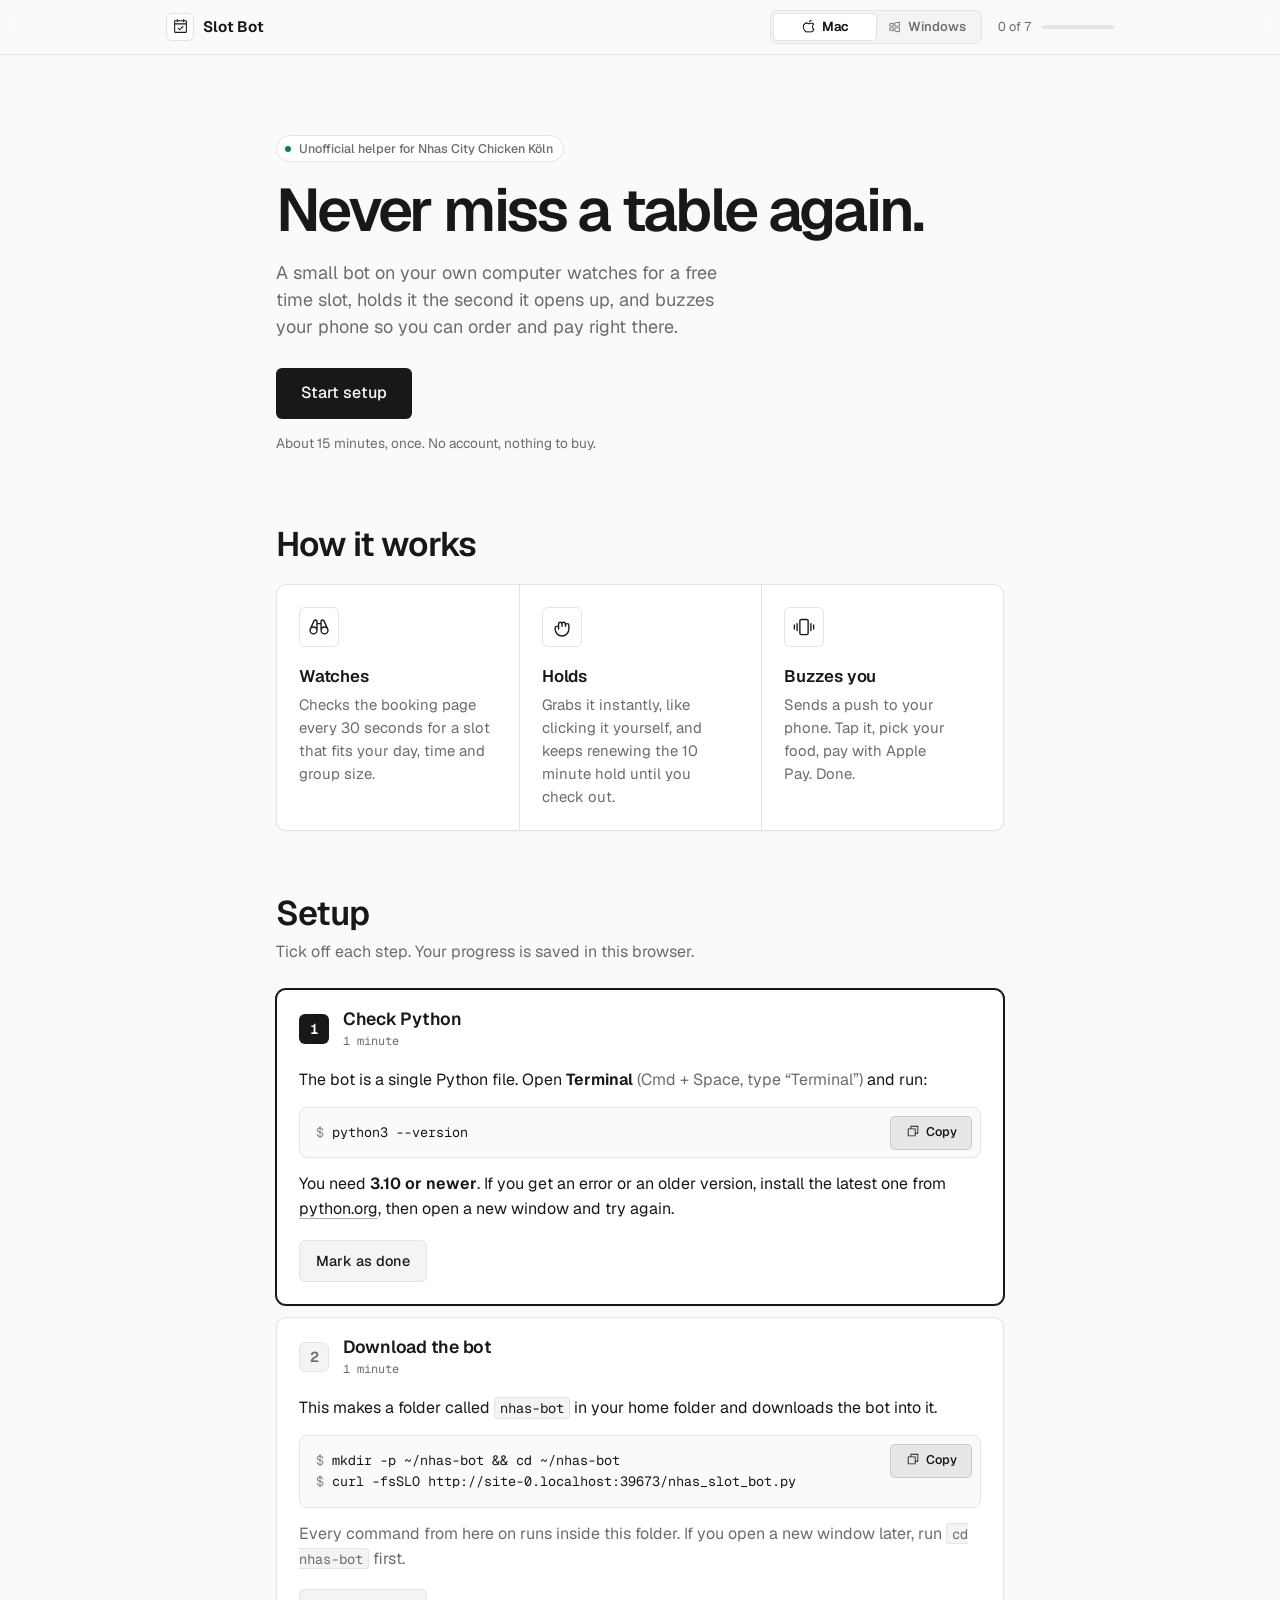
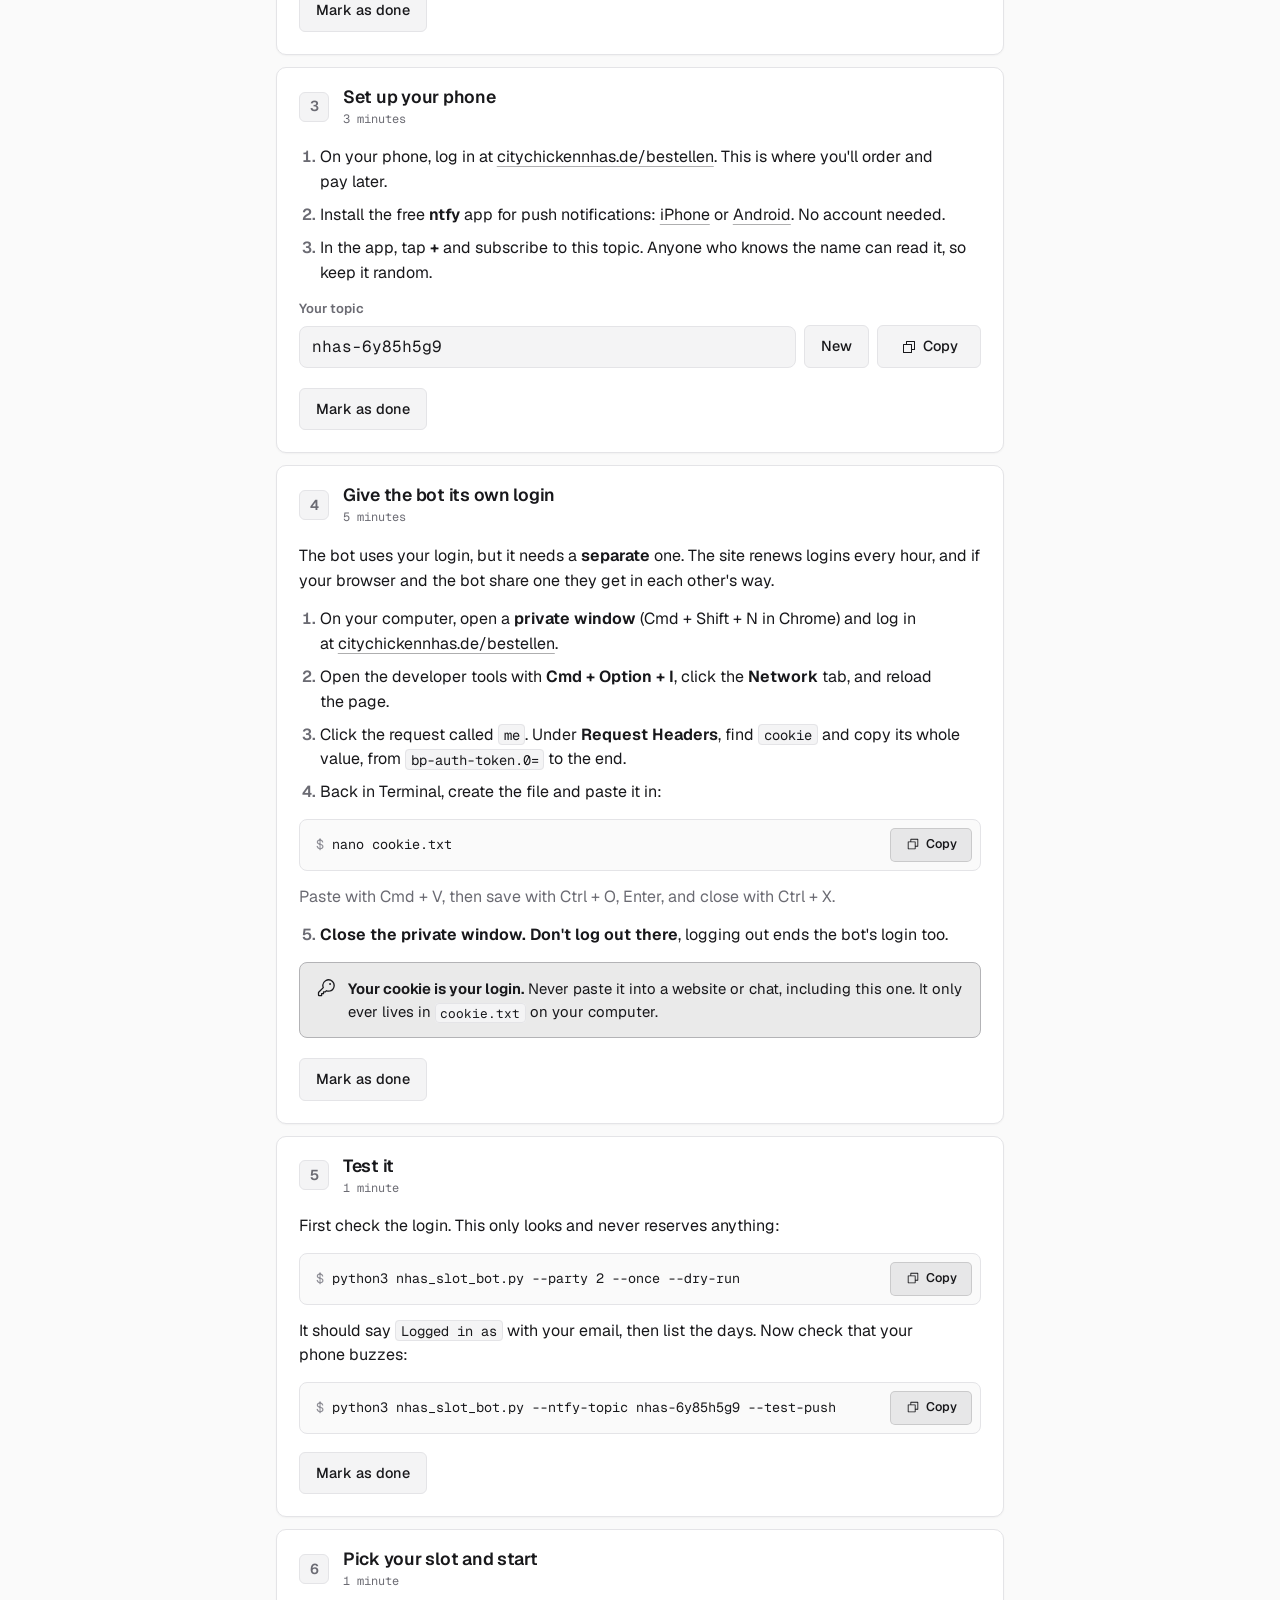
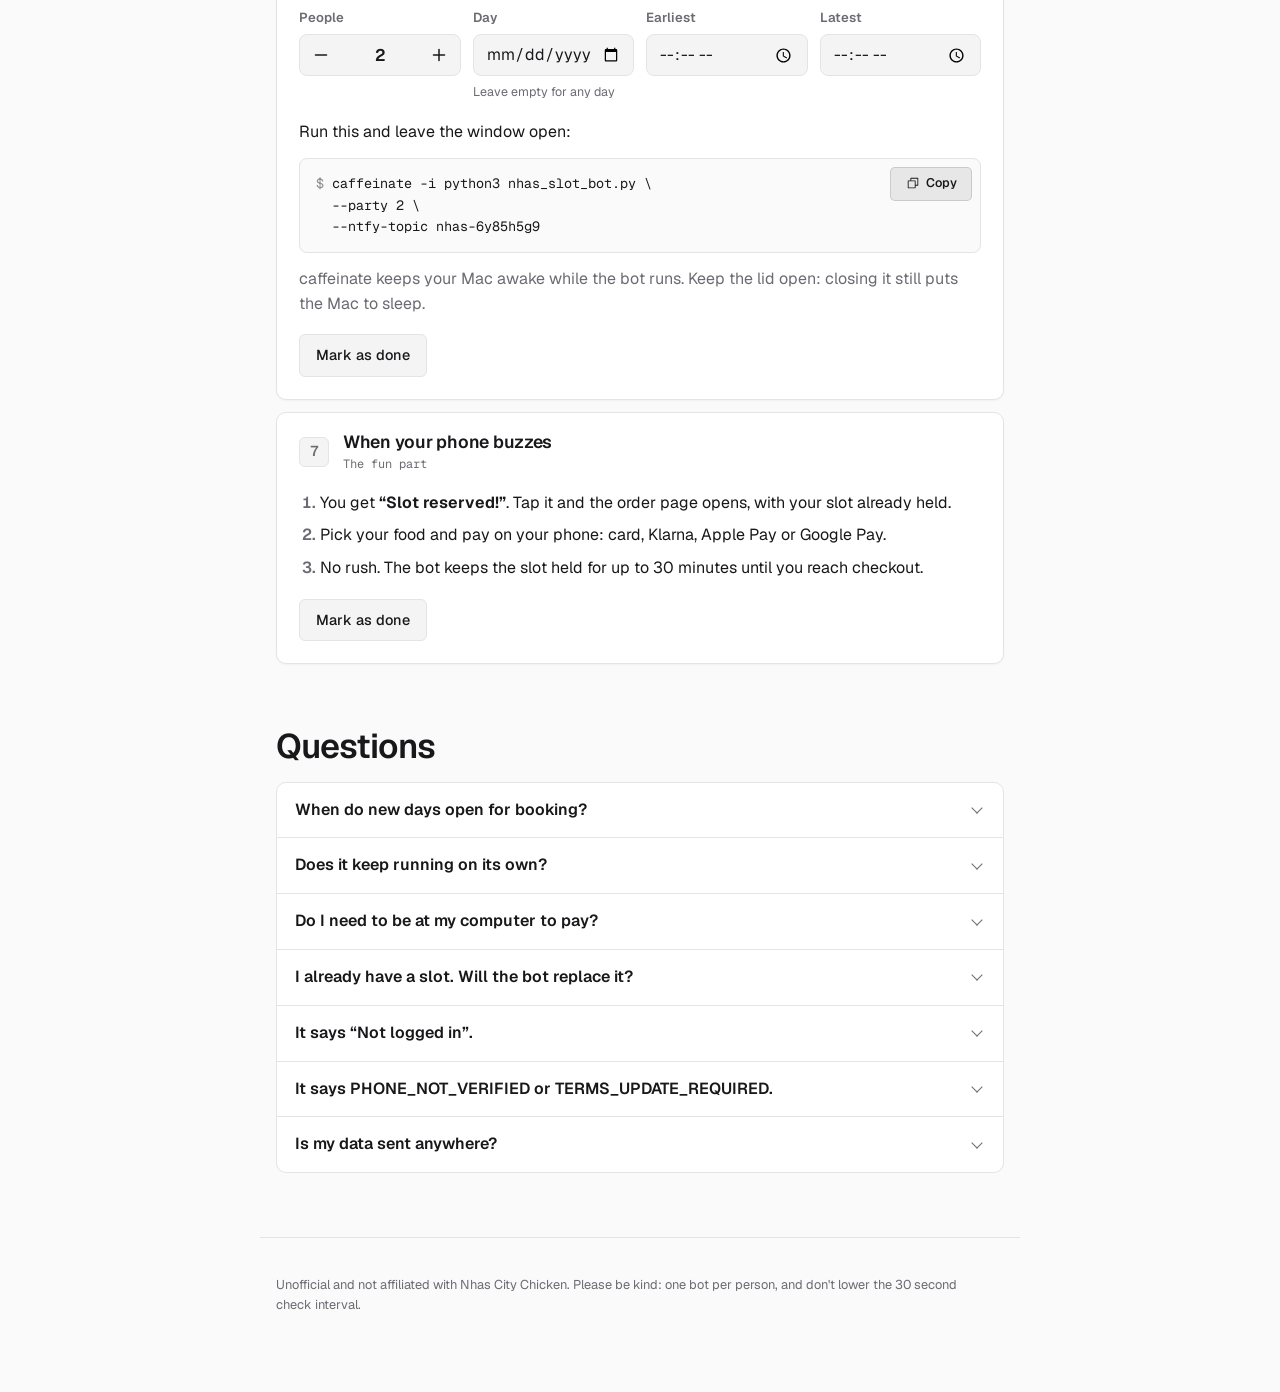
<file: web/index.html>
<!doctype html>
<html lang="en">
<head>
  <meta charset="utf-8">
  <meta name="viewport" content="width=device-width, initial-scale=1, viewport-fit=cover">
  <title>Slot Bot for Nhas Köln</title>
  <meta name="description" content="Set up a small bot on your own computer that watches Nhas City Chicken Köln for a free table and holds it for you.">
  <meta name="theme-color" content="#fafafa" media="(prefers-color-scheme: light)">
  <meta name="theme-color" content="#0a0a0a" media="(prefers-color-scheme: dark)">
  <link rel="icon" href="data:image/svg+xml,<svg xmlns='http://www.w3.org/2000/svg' viewBox='0 0 100 100'><text y='.9em' font-size='90'>🍗</text></svg>">
  <link rel="preload" href="fonts/Geist-Variable.woff2" as="font" type="font/woff2" crossorigin>
  <link rel="stylesheet" href="styles.css">
</head>
<body>
  <!-- Icons: Phosphor (MIT), https://phosphoricons.com -->
  <svg aria-hidden="true" style="display: none">
    <symbol id="i-apple-logo" viewBox="0 0 256 256"><path d="M223.3,169.59a8.07,8.07,0,0,0-2.8-3.4C203.53,154.53,200,134.64,200,120c0-17.67,13.47-33.06,21.5-40.67a8,8,0,0,0,0-11.62C208.82,55.74,187.82,48,168,48a72.2,72.2,0,0,0-40,12.13,71.56,71.56,0,0,0-90.71,9.09A74.63,74.63,0,0,0,16,123.4a127.06,127.06,0,0,0,40.14,89.73A39.8,39.8,0,0,0,83.59,224h87.68a39.84,39.84,0,0,0,29.12-12.57,125,125,0,0,0,17.82-24.6C225.23,174,224.33,172,223.3,169.59Zm-34.63,30.94a23.76,23.76,0,0,1-17.4,7.47H83.59a23.82,23.82,0,0,1-16.44-6.51A111.14,111.14,0,0,1,32,123,58.5,58.5,0,0,1,48.65,80.47,54.81,54.81,0,0,1,88,64h.78A55.45,55.45,0,0,1,123,76.28a8,8,0,0,0,10,0A55.44,55.44,0,0,1,168,64a70.64,70.64,0,0,1,36,10.35c-13,14.52-20,30.47-20,45.65,0,23.77,7.64,42.73,22.18,55.3A105.82,105.82,0,0,1,188.67,200.53ZM128.23,30A40,40,0,0,1,167,0h1a8,8,0,0,1,0,16h-1a24,24,0,0,0-23.24,18,8,8,0,1,1-15.5-4Z"/></symbol>
    <symbol id="i-binoculars" viewBox="0 0 256 256"><path d="M237.2,151.87v0a47.1,47.1,0,0,0-2.35-5.45L193.26,51.8a7.82,7.82,0,0,0-1.66-2.44,32,32,0,0,0-45.26,0A8,8,0,0,0,144,55V80H112V55a8,8,0,0,0-2.34-5.66,32,32,0,0,0-45.26,0,7.82,7.82,0,0,0-1.66,2.44L21.15,146.4a47.1,47.1,0,0,0-2.35,5.45v0A48,48,0,1,0,112,168V96h32v72a48,48,0,1,0,93.2-16.13ZM76.71,59.75a16,16,0,0,1,19.29-1v73.51a47.9,47.9,0,0,0-46.79-9.92ZM64,200a32,32,0,1,1,32-32A32,32,0,0,1,64,200ZM160,58.74a16,16,0,0,1,19.29,1l27.5,62.58A47.9,47.9,0,0,0,160,132.25ZM192,200a32,32,0,1,1,32-32A32,32,0,0,1,192,200Z"/></symbol>
    <symbol id="i-calendar-check" viewBox="0 0 256 256"><path d="M208,32H184V24a8,8,0,0,0-16,0v8H88V24a8,8,0,0,0-16,0v8H48A16,16,0,0,0,32,48V208a16,16,0,0,0,16,16H208a16,16,0,0,0,16-16V48A16,16,0,0,0,208,32ZM72,48v8a8,8,0,0,0,16,0V48h80v8a8,8,0,0,0,16,0V48h24V80H48V48ZM208,208H48V96H208V208Zm-38.34-85.66a8,8,0,0,1,0,11.32l-48,48a8,8,0,0,1-11.32,0l-24-24a8,8,0,0,1,11.32-11.32L116,164.69l42.34-42.35A8,8,0,0,1,169.66,122.34Z"/></symbol>
    <symbol id="i-check" viewBox="0 0 256 256"><path d="M232.49,80.49l-128,128a12,12,0,0,1-17,0l-56-56a12,12,0,1,1,17-17L96,183,215.51,63.51a12,12,0,0,1,17,17Z"/></symbol>
    <symbol id="i-confetti" viewBox="0 0 256 256"><path d="M111.49,52.63a15.8,15.8,0,0,0-26,5.77L33,202.78A15.83,15.83,0,0,0,47.76,224a16,16,0,0,0,5.46-1l144.37-52.5a15.8,15.8,0,0,0,5.78-26Zm-8.33,135.21-35-35,13.16-36.21,58.05,58.05Zm-55,20,14-38.41,24.45,24.45ZM156,168.64,87.36,100l13-35.87,91.43,91.43ZM160,72a37.8,37.8,0,0,1,3.84-15.58C169.14,45.83,179.14,40,192,40c6.7,0,11-2.29,13.65-7.21A22,22,0,0,0,208,23.94,8,8,0,0,1,224,24c0,12.86-8.52,32-32,32-6.7,0-11,2.29-13.65,7.21A22,22,0,0,0,176,72.06,8,8,0,0,1,160,72ZM136,40V16a8,8,0,0,1,16,0V40a8,8,0,0,1-16,0Zm101.66,82.34a8,8,0,1,1-11.32,11.31l-16-16a8,8,0,0,1,11.32-11.32Zm4.87-42.75-24,8a8,8,0,0,1-5.06-15.18l24-8a8,8,0,0,1,5.06,15.18Z"/></symbol>
    <symbol id="i-copy" viewBox="0 0 256 256"><path d="M216,32H88a8,8,0,0,0-8,8V80H40a8,8,0,0,0-8,8V216a8,8,0,0,0,8,8H168a8,8,0,0,0,8-8V176h40a8,8,0,0,0,8-8V40A8,8,0,0,0,216,32ZM160,208H48V96H160Zm48-48H176V88a8,8,0,0,0-8-8H96V48H208Z"/></symbol>
    <symbol id="i-hand-grabbing" viewBox="0 0 256 256"><path d="M188,80a27.79,27.79,0,0,0-13.36,3.4,28,28,0,0,0-46.64-11A28,28,0,0,0,80,92v20H68a28,28,0,0,0-28,28v12a88,88,0,0,0,176,0V108A28,28,0,0,0,188,80Zm12,72a72,72,0,0,1-144,0V140a12,12,0,0,1,12-12H80v24a8,8,0,0,0,16,0V92a12,12,0,0,1,24,0v28a8,8,0,0,0,16,0V92a12,12,0,0,1,24,0v28a8,8,0,0,0,16,0V108a12,12,0,0,1,24,0Z"/></symbol>
    <symbol id="i-key" viewBox="0 0 256 256"><path d="M216.57,39.43A80,80,0,0,0,83.91,120.78L28.69,176A15.86,15.86,0,0,0,24,187.31V216a16,16,0,0,0,16,16H72a8,8,0,0,0,8-8V208H96a8,8,0,0,0,8-8V184h16a8,8,0,0,0,5.66-2.34l9.56-9.57A79.73,79.73,0,0,0,160,176h.1A80,80,0,0,0,216.57,39.43ZM224,98.1c-1.09,34.09-29.75,61.86-63.89,61.9H160a63.7,63.7,0,0,1-23.65-4.51,8,8,0,0,0-8.84,1.68L116.69,168H96a8,8,0,0,0-8,8v16H72a8,8,0,0,0-8,8v16H40V187.31l58.83-58.82a8,8,0,0,0,1.68-8.84A63.72,63.72,0,0,1,96,95.92c0-34.14,27.81-62.8,61.9-63.89A64,64,0,0,1,224,98.1ZM192,76a12,12,0,1,1-12-12A12,12,0,0,1,192,76Z"/></symbol>
    <symbol id="i-minus" viewBox="0 0 256 256"><path d="M228,128a12,12,0,0,1-12,12H40a12,12,0,0,1,0-24H216A12,12,0,0,1,228,128Z"/></symbol>
    <symbol id="i-plus" viewBox="0 0 256 256"><path d="M228,128a12,12,0,0,1-12,12H140v76a12,12,0,0,1-24,0V140H40a12,12,0,0,1,0-24h76V40a12,12,0,0,1,24,0v76h76A12,12,0,0,1,228,128Z"/></symbol>
    <symbol id="i-vibrate" viewBox="0 0 256 256"><path d="M160,32H96A24,24,0,0,0,72,56V200a24,24,0,0,0,24,24h64a24,24,0,0,0,24-24V56A24,24,0,0,0,160,32Zm8,168a8,8,0,0,1-8,8H96a8,8,0,0,1-8-8V56a8,8,0,0,1,8-8h64a8,8,0,0,1,8,8ZM216,88v80a8,8,0,0,1-16,0V88a8,8,0,0,1,16,0Zm32,16v48a8,8,0,0,1-16,0V104a8,8,0,0,1,16,0ZM56,88v80a8,8,0,0,1-16,0V88a8,8,0,0,1,16,0ZM24,104v48a8,8,0,0,1-16,0V104a8,8,0,0,1,16,0Z"/></symbol>
    <symbol id="i-windows-logo" viewBox="0 0 256 256"><path d="M208,136H128a8,8,0,0,0-8,8v57.45a8,8,0,0,0,6.57,7.88l80,14.54A7.61,7.61,0,0,0,208,224a8,8,0,0,0,8-8V144A8,8,0,0,0,208,136Zm-8,70.41-64-11.63V152h64ZM96,136H32a8,8,0,0,0-8,8v40a8,8,0,0,0,6.57,7.87l64,11.64a8.54,8.54,0,0,0,1.43.13,8,8,0,0,0,8-8V144A8,8,0,0,0,96,136Zm-8,50.05-48-8.73V152H88ZM213.13,33.86a8,8,0,0,0-6.56-1.73l-80,14.55A8,8,0,0,0,120,54.55V112a8,8,0,0,0,8,8h80a8,8,0,0,0,8-8V40A8,8,0,0,0,213.13,33.86ZM200,104H136V61.22l64-11.63ZM101.13,54.22a8,8,0,0,0-6.56-1.73l-64,11.64A8,8,0,0,0,24,72v40a8,8,0,0,0,8,8H96a8,8,0,0,0,8-8V60.36A8,8,0,0,0,101.13,54.22ZM88,104H40V78.68L88,70Z"/></symbol>
  </svg>

  <header class="nav">
    <div class="nav-inner">
      <a class="brand" href="#top"><span class="brand-mark"><svg class="icon" aria-hidden="true"><use href="#i-calendar-check"></use></svg></span><span class="brand-name">Slot Bot</span></a>
      <div class="segmented" role="radiogroup" aria-label="Your computer">
        <span class="segmented-thumb" aria-hidden="true"></span>
        <button type="button" role="radio" data-os="mac" aria-checked="true"><svg class="icon" aria-hidden="true"><use href="#i-apple-logo"></use></svg>Mac</button>
        <button type="button" role="radio" data-os="win" aria-checked="false"><svg class="icon" aria-hidden="true"><use href="#i-windows-logo"></use></svg>Windows</button>
        <span class="segmented-labels" aria-hidden="true"><span><svg class="icon" aria-hidden="true"><use href="#i-apple-logo"></use></svg>Mac</span><span><svg class="icon" aria-hidden="true"><use href="#i-windows-logo"></use></svg>Windows</span></span>
      </div>
      <div class="progress" aria-live="polite">
        <span class="progress-label"><span id="done-count">0</span> of <span id="total-count">7</span></span>
        <span class="progress-track"><span class="progress-fill" id="progress-fill"></span></span>
      </div>
    </div>
  </header>

  <main id="top">
    <section class="hero">
      <p class="eyebrow">Unofficial helper for Nhas City Chicken Köln</p>
      <h1>Never miss a table again.</h1>
      <p class="lede">A small bot on your own computer watches for a free time slot, holds it the second it opens up, and buzzes your phone so you can order and pay right there.</p>
      <a class="button primary large" href="#step-1">Start setup</a>
      <p class="hint">About 15 minutes, once. No account, nothing to buy.</p>
    </section>

    <section class="how" aria-labelledby="how-title">
      <h2 id="how-title" class="section-title">How it works</h2>
      <div class="tiles">
        <article class="tile">
          <span class="tile-icon"><svg class="icon" aria-hidden="true"><use href="#i-binoculars"></use></svg></span>
          <h3>Watches</h3>
          <p>Checks the booking page every 30 seconds for a slot that fits your day, time and group size.</p>
        </article>
        <article class="tile">
          <span class="tile-icon"><svg class="icon" aria-hidden="true"><use href="#i-hand-grabbing"></use></svg></span>
          <h3>Holds</h3>
          <p>Grabs it instantly, like clicking it yourself, and keeps renewing the 10 minute hold until you check out.</p>
        </article>
        <article class="tile">
          <span class="tile-icon"><svg class="icon" aria-hidden="true"><use href="#i-vibrate"></use></svg></span>
          <h3>Buzzes you</h3>
          <p>Sends a push to your phone. Tap it, pick your food, pay with Apple Pay. Done.</p>
        </article>
      </div>
    </section>

    <section class="steps" aria-labelledby="steps-title">
      <h2 id="steps-title" class="section-title">Setup</h2>
      <p class="section-sub">Tick off each step. Your progress is saved in this browser.</p>

      <ol class="step-list">
        <!-- 1 -->
        <li class="step" id="step-1" data-step="1">
          <div class="step-head">
            <span class="badge" aria-hidden="true"><span class="num">1</span><svg class="check" aria-hidden="true"><use href="#i-check"></use></svg></span>
            <div class="step-title"><h3>Check Python</h3><p class="step-meta">1 minute</p></div>
          </div>
          <div class="step-body"><div class="step-inner">
            <p>The bot is a single Python file. Open <strong data-os-text="Terminal|PowerShell">Terminal</strong> <span class="muted" data-os-text="(Cmd + Space, type “Terminal”)|(Start menu, type “PowerShell”)">(Cmd + Space, type “Terminal”)</span> and run:</p>
            <div class="code" data-cmd="python-version"></div>
            <p>You need <strong>3.10 or newer</strong>. If you get an error or an older version, install the latest one from <a href="https://www.python.org/downloads/" target="_blank" rel="noopener">python.org</a><span data-os-text="|. In the installer, tick “Add Python to PATH”"></span>, then open a new window and try again.</p>
            <button type="button" class="button done-btn">Mark as done</button>
          </div></div>
        </li>

        <!-- 2 -->
        <li class="step" id="step-2" data-step="2">
          <div class="step-head">
            <span class="badge" aria-hidden="true"><span class="num">2</span><svg class="check" aria-hidden="true"><use href="#i-check"></use></svg></span>
            <div class="step-title"><h3>Download the bot</h3><p class="step-meta">1 minute</p></div>
          </div>
          <div class="step-body"><div class="step-inner">
            <p>This makes a folder called <code>nhas-bot</code> in your home folder and downloads the bot into it.</p>
            <div class="code" data-cmd="download"></div>
            <p class="muted">Every command from here on runs inside this folder. If you open a new window later, run <code>cd nhas-bot</code> first.</p>
            <button type="button" class="button done-btn">Mark as done</button>
          </div></div>
        </li>

        <!-- 3 -->
        <li class="step" id="step-3" data-step="3">
          <div class="step-head">
            <span class="badge" aria-hidden="true"><span class="num">3</span><svg class="check" aria-hidden="true"><use href="#i-check"></use></svg></span>
            <div class="step-title"><h3>Set up your phone</h3><p class="step-meta">3 minutes</p></div>
          </div>
          <div class="step-body"><div class="step-inner">
            <ol class="sub">
              <li>On your phone, log in at <a href="https://citychickennhas.de/bestellen/en/koeln" target="_blank" rel="noopener">citychickennhas.de/bestellen</a>. This is where you'll order and pay later.</li>
              <li>Install the free <strong>ntfy</strong> app for push notifications: <a href="https://apps.apple.com/app/ntfy/id1625396347" target="_blank" rel="noopener">iPhone</a> or <a href="https://play.google.com/store/apps/details?id=io.heckel.ntfy" target="_blank" rel="noopener">Android</a>. No account needed.</li>
              <li>In the app, tap <strong>+</strong> and subscribe to this topic. Anyone who knows the name can read it, so keep it random.</li>
            </ol>
            <div class="field-row">
              <label class="field grow">
                <span class="field-label">Your topic</span>
                <input id="topic" type="text" autocomplete="off" spellcheck="false" inputmode="text">
              </label>
              <button type="button" class="button" id="topic-new">New</button>
              <button type="button" class="button" id="topic-copy"><span class="copy-label"><span><svg class="icon" aria-hidden="true"><use href="#i-copy"></use></svg>Copy</span><span aria-hidden="true"><svg class="icon" aria-hidden="true"><use href="#i-check"></use></svg>Copied</span></span></button>
            </div>
            <button type="button" class="button done-btn">Mark as done</button>
          </div></div>
        </li>

        <!-- 4 -->
        <li class="step" id="step-4" data-step="4">
          <div class="step-head">
            <span class="badge" aria-hidden="true"><span class="num">4</span><svg class="check" aria-hidden="true"><use href="#i-check"></use></svg></span>
            <div class="step-title"><h3>Give the bot its own login</h3><p class="step-meta">5 minutes</p></div>
          </div>
          <div class="step-body"><div class="step-inner">
            <p>The bot uses your login, but it needs a <strong>separate</strong> one. The site renews logins every hour, and if your browser and the bot share one they get in each other's way.</p>
            <ol class="sub">
              <li>On your computer, open a <strong>private window</strong> (<span data-os-text="Cmd + Shift + N|Ctrl + Shift + N">Cmd + Shift + N</span> in Chrome) and log in at <a href="https://citychickennhas.de/bestellen/en/koeln" target="_blank" rel="noopener">citychickennhas.de/bestellen</a>.</li>
              <li>Open the developer tools with <strong data-os-text="Cmd + Option + I|F12">Cmd + Option + I</strong>, click the <strong>Network</strong> tab, and reload the page.</li>
              <li>Click the request called <code>me</code>. Under <strong>Request Headers</strong>, find <code>cookie</code> and copy its whole value, from <code>bp-auth-token.0=</code> to the end.</li>
              <li>Back in <span data-os-text="Terminal|PowerShell">Terminal</span>, create the file and paste it in:</li>
            </ol>
            <div class="code" data-cmd="cookie"></div>
            <p class="muted" data-os-text="Paste with Cmd + V, then save with Ctrl + O, Enter, and close with Ctrl + X.|Notepad opens. Click “Yes” to create the file, paste with Ctrl + V, save with Ctrl + S and close it.">Paste with Cmd + V, then save with Ctrl + O, Enter, and close with Ctrl + X.</p>
            <ol class="sub" start="5">
              <li><strong>Close the private window. Don't log out there</strong>, logging out ends the bot's login too.</li>
            </ol>
            <div class="callout">
              <svg class="icon" aria-hidden="true"><use href="#i-key"></use></svg>
              <p><strong>Your cookie is your login.</strong> Never paste it into a website or chat, including this one. It only ever lives in <code>cookie.txt</code> on your computer.</p>
            </div>
            <button type="button" class="button done-btn">Mark as done</button>
          </div></div>
        </li>

        <!-- 5 -->
        <li class="step" id="step-5" data-step="5">
          <div class="step-head">
            <span class="badge" aria-hidden="true"><span class="num">5</span><svg class="check" aria-hidden="true"><use href="#i-check"></use></svg></span>
            <div class="step-title"><h3>Test it</h3><p class="step-meta">1 minute</p></div>
          </div>
          <div class="step-body"><div class="step-inner">
            <p>First check the login. This only looks and never reserves anything:</p>
            <div class="code" data-cmd="dry-run"></div>
            <p>It should say <code>Logged in as</code> with your email, then list the days. Now check that your phone buzzes:</p>
            <div class="code" data-cmd="test-push"></div>
            <button type="button" class="button done-btn">Mark as done</button>
          </div></div>
        </li>

        <!-- 6 -->
        <li class="step" id="step-6" data-step="6">
          <div class="step-head">
            <span class="badge" aria-hidden="true"><span class="num">6</span><svg class="check" aria-hidden="true"><use href="#i-check"></use></svg></span>
            <div class="step-title"><h3>Pick your slot and start</h3><p class="step-meta">1 minute</p></div>
          </div>
          <div class="step-body"><div class="step-inner">
            <div class="form-grid">
              <div class="field">
                <span class="field-label" id="party-label">People</span>
                <div class="stepper" role="group" aria-labelledby="party-label">
                  <button type="button" class="stepper-btn" data-delta="-1" aria-label="Fewer people"><svg class="icon" aria-hidden="true"><use href="#i-minus"></use></svg></button>
                  <output id="party" aria-live="polite">2</output>
                  <button type="button" class="stepper-btn" data-delta="1" aria-label="More people"><svg class="icon" aria-hidden="true"><use href="#i-plus"></use></svg></button>
                </div>
              </div>
              <label class="field">
                <span class="field-label">Day</span>
                <input id="date" type="date">
                <span class="field-help">Leave empty for any day</span>
              </label>
              <label class="field">
                <span class="field-label">Earliest</span>
                <input id="earliest" type="time" step="900">
              </label>
              <label class="field">
                <span class="field-label">Latest</span>
                <input id="latest" type="time" step="900">
              </label>
            </div>
            <p>Run this and leave the window open:</p>
            <div class="code" data-cmd="run"></div>
            <p class="muted" data-os-text="caffeinate keeps your Mac awake while the bot runs. Keep the lid open: closing it still puts the Mac to sleep.|Keep your PC awake: Settings, System, Power, set “When plugged in, put my device to sleep after” to Never.">caffeinate keeps your Mac awake while the bot runs. Keep the lid open: closing it still puts the Mac to sleep.</p>
            <button type="button" class="button done-btn">Mark as done</button>
          </div></div>
        </li>

        <!-- 7 -->
        <li class="step" id="step-7" data-step="7">
          <div class="step-head">
            <span class="badge" aria-hidden="true"><span class="num">7</span><svg class="check" aria-hidden="true"><use href="#i-check"></use></svg></span>
            <div class="step-title"><h3>When your phone buzzes</h3><p class="step-meta">The fun part</p></div>
          </div>
          <div class="step-body"><div class="step-inner">
            <ol class="sub">
              <li>You get <strong>“Slot reserved!”</strong>. Tap it and the order page opens, with your slot already held.</li>
              <li>Pick your food and pay on your phone: card, Klarna, Apple Pay or Google Pay.</li>
              <li>No rush. The bot keeps the slot held for up to 30 minutes until you reach checkout.</li>
            </ol>
            <button type="button" class="button done-btn">Mark as done</button>
          </div></div>
        </li>
      </ol>

      <div class="finished" id="finished" hidden>
        <span class="finished-icon"><svg class="icon" aria-hidden="true"><use href="#i-confetti"></use></svg></span>
        <h3>All set. Enjoy your chicken.</h3>
        <button type="button" class="button" id="reset">Start over</button>
      </div>
    </section>

    <section class="faq" aria-labelledby="faq-title">
      <h2 id="faq-title" class="section-title">Questions</h2>

      <details class="qa" id="new-days">
        <summary>When do new days open for booking?</summary>
        <div class="qa-body"><p id="new-day-text"></p></div>
      </details>

      <details class="qa">
        <summary>Does it keep running on its own?</summary>
        <div class="qa-body">
          <p>Yes. It checks every 30 seconds until it holds a slot, keeps that hold alive until you check out, then stops. It also stops if your computer sleeps, you close the window, or your login ends. Stop it any time with <code>Ctrl + C</code>.</p>
        </div>
      </details>

      <details class="qa">
        <summary>Do I need to be at my computer to pay?</summary>
        <div class="qa-body">
          <p>No. The hold belongs to your account, not your computer. Any device where you're logged in shows it, so you can order and pay on your phone.</p>
        </div>
      </details>

      <details class="qa">
        <summary>I already have a slot. Will the bot replace it?</summary>
        <div class="qa-body">
          <p>Probably. You can only hold one slot at a time, so if the bot holds a new one, your old hold most likely gets swapped out. Only run the bot with a day and time window you'd prefer over what you have.</p>
        </div>
      </details>

      <details class="qa">
        <summary>It says “Not logged in”.</summary>
        <div class="qa-body">
          <p>The bot's login ended, usually because you logged out somewhere on the site. Repeat step 4 to make a fresh <code>cookie.txt</code>.</p>
        </div>
      </details>

      <details class="qa">
        <summary>It says PHONE_NOT_VERIFIED or TERMS_UPDATE_REQUIRED.</summary>
        <div class="qa-body">
          <p>The site wants something from you first. Open it in your browser, do what it asks, then start the bot again.</p>
        </div>
      </details>

      <details class="qa">
        <summary>Is my data sent anywhere?</summary>
        <div class="qa-body">
          <p>The bot only talks to the Nhas ordering site, as you, and to ntfy for the push. This website stores nothing about you: your progress and topic stay in your own browser.</p>
        </div>
      </details>
    </section>
  </main>

  <footer class="footer">
    <p>Unofficial and not affiliated with Nhas City Chicken. Please be kind: one bot per person, and don't lower the 30 second check interval.</p>
  </footer>

  <div class="toaster" aria-live="polite" aria-atomic="true"></div>
  <p class="sr-only" id="announcer" aria-live="polite"></p>

  <script src="app.js"></script>
</body>
</html>
</file>
<file: web/styles.css>
/*
  Graphit: monochrome, one green. Ink is the only action color, green only ever means "done".
  Every text pair passes WCAG AA in both color schemes.
*/

/* Geist (SIL OFL, see fonts/OFL.txt), served from here rather than a font CDN */
@font-face {
  font-family: "Geist";
  src: url("fonts/Geist-Variable.woff2") format("woff2");
  font-weight: 100 900;
  /* preloaded; if it still isn't there in time, keep the system font instead of shifting the page */
  font-display: optional;
}
@font-face {
  font-family: "Geist Mono";
  src: url("fonts/GeistMono-Variable.woff2") format("woff2");
  font-weight: 100 900;
  font-display: swap;
}

:root {
  --bg: #fafafa;
  --surface: #ffffff;
  --surface-2: #f4f4f5;
  --border: #e4e4e7;
  --text: #18181b;
  --text-2: #6b6b73;
  --primary-hover: #3f3f46;
  --done: #15803d;
  --on-done: #ffffff;
  --thumb: #ffffff;
  --code-bg: #fafafa;
  --code-muted: #8e8e96;
  --shadow: 0 1px 2px rgba(0, 0, 0, 0.04);

  --font-sans: "Geist", -apple-system, BlinkMacSystemFont, "Segoe UI", Roboto, "Helvetica Neue", sans-serif;
  --font-mono: "Geist Mono", ui-monospace, "SF Mono", Menlo, Consolas, monospace;
  --ease-out: cubic-bezier(0.23, 1, 0.32, 1);
  --ease-in-out: cubic-bezier(0.77, 0, 0.175, 1);
  --r-lg: 10px;
  --r-md: 8px;
  --r-sm: 6px;
  --r-xs: 4px;

  color-scheme: light dark;
}

/* Dark is its own palette, not an inversion: each layer a step lighter, edges drawn with borders */
@media (prefers-color-scheme: dark) {
  :root {
    --bg: #0a0a0a;
    --surface: #111111;
    --surface-2: #1c1c1c;
    --border: #262626;
    --text: #ededed;
    --text-2: #a1a1a1;
    --primary-hover: #ffffff;
    --done: #3fcf6e;
    --on-done: #0a0a0a;
    --thumb: #2e2e2e;
    --code-bg: #0a0a0a;
    --code-muted: #6e6e6e;
    --shadow: none;
  }
}

/* ---------- Base ---------- */

* { box-sizing: border-box; }

html {
  scroll-behavior: smooth;
  scroll-padding-top: 80px;
  -webkit-text-size-adjust: 100%;
  -webkit-tap-highlight-color: transparent;
}

body {
  margin: 0;
  background: var(--bg);
  color: var(--text);
  font: 100%/1.55 var(--font-sans);
  -webkit-font-smoothing: antialiased;
}

::selection { background: color-mix(in srgb, var(--text) 22%, transparent); }

h1, h2, h3, .lede { text-wrap: balance; }
p, li { text-wrap: pretty; }

/* Underlines are reserved for links, so a link reads as one without relying on color */
a {
  color: var(--text);
  text-decoration: underline;
  text-decoration-thickness: 1px;
  text-underline-offset: 0.22em;
  text-decoration-color: color-mix(in srgb, var(--text) 35%, transparent);
  transition: text-decoration-color 150ms ease;
}

code {
  font: 0.86em/1.4 var(--font-mono);
  background: var(--surface-2);
  border: 1px solid var(--border);
  padding: 0.05em 0.35em;
  border-radius: var(--r-xs);
  overflow-wrap: anywhere;
}

strong { font-weight: 650; }
.muted { color: var(--text-2); }

.sr-only {
  position: absolute;
  width: 1px;
  height: 1px;
  overflow: hidden;
  clip-path: inset(50%);
  white-space: nowrap;
}

.icon {
  width: 1em;
  height: 1em;
  flex: none;
  fill: currentColor;
}

/* Controls: no long-press text selection, no double-tap zoom delay */
button,
summary,
.step-head {
  touch-action: manipulation;
  user-select: none;
  -webkit-user-select: none;
}

:focus-visible { outline: 2px solid var(--text); outline-offset: 2px; }

/* ---------- Nav ---------- */

.nav {
  position: sticky;
  top: 0;
  z-index: 10;
  background: color-mix(in srgb, var(--bg) 80%, transparent);
  backdrop-filter: saturate(180%) blur(16px);
  -webkit-backdrop-filter: saturate(180%) blur(16px);
  border-bottom: 1px solid var(--border);
}

.nav-inner {
  max-width: 980px;
  margin: 0 auto;
  padding: 10px 16px;
  display: flex;
  align-items: center;
  gap: 16px;
}

.brand {
  display: inline-flex;
  align-items: center;
  gap: 9px;
  margin-right: auto;
  color: var(--text);
  text-decoration: none;
  font-weight: 650;
  font-size: 0.95rem;
  letter-spacing: -0.01em;
  white-space: nowrap;
}
.brand-mark {
  display: grid;
  place-items: center;
  width: 28px;
  height: 28px;
  border-radius: var(--r-sm);
  background: var(--surface);
  color: var(--text);
  border: 1px solid var(--border);
  font-size: 17px;
}

.progress {
  display: flex;
  align-items: center;
  gap: 10px;
  font-size: 0.8rem;
  color: var(--text-2);
  font-variant-numeric: tabular-nums;
  white-space: nowrap;
}
.progress-track {
  width: 72px;
  height: 4px;
  border-radius: 2px;
  background: var(--border);
  overflow: hidden;
}
.progress-fill {
  display: block;
  height: 100%;
  width: 100%;
  background: var(--done);
  transform-origin: left;
  transform: scaleX(0);
  transition: transform 250ms var(--ease-in-out);
}

/* ---------- OS switch: a radio group drawn as a segmented control ----------
   The thumb slides underneath; a second copy of the labels in the active color is
   clipped to the same half and slides with it, so text color and thumb change in sync. */

.segmented {
  position: relative;
  display: grid;
  grid-template-columns: 1fr 1fr;
  padding: 3px;
  border-radius: var(--r-sm);
  background: var(--surface-2);
  border: 1px solid var(--border);
  isolation: isolate;
  --r-seg: max(2px, calc(var(--r-sm) - 2px));
}
.segmented button,
.segmented-labels > span {
  display: flex;
  align-items: center;
  justify-content: center;
  gap: 6px;
  padding: 5px 12px;
  font: inherit;
  font-size: 0.8125rem;
  font-weight: 550;
  line-height: 1.2;
  white-space: nowrap;
}
.segmented .icon { font-size: 14px; }
.segmented button {
  position: relative;
  appearance: none;
  border: 0;
  background: none;
  color: var(--text-2);
  border-radius: var(--r-seg);
  cursor: pointer;
  transition: transform 160ms var(--ease-out);
}
.segmented button:active { transform: scale(0.96); }
.segmented-thumb {
  position: absolute;
  z-index: -1;
  top: 3px;
  left: 3px;
  width: calc(50% - 3px);
  height: calc(100% - 6px);
  border-radius: var(--r-seg);
  background: var(--thumb);
  box-shadow: 0 0 0 1px var(--border), var(--shadow);
  transition: transform 250ms var(--ease-in-out);
}
.segmented-labels {
  position: absolute;
  inset: 3px;
  display: grid;
  grid-template-columns: 1fr 1fr;
  color: var(--text);
  pointer-events: none;
  clip-path: inset(0 50% 0 0);
  transition: clip-path 250ms var(--ease-in-out);
}
.segmented[data-value="win"] .segmented-thumb { transform: translateX(100%); }
.segmented[data-value="win"] .segmented-labels { clip-path: inset(0 0 0 50%); }

/* Small controls get a 44px hit area without growing visually */
.segmented button::after,
.copy::after,
.stepper-btn::after {
  content: "";
  position: absolute;
  inset: -8px;
}
.segmented button::after { inset: -10px 0; }
.stepper-btn::after { inset: -5px; }

/* ---------- Layout ---------- */

main {
  max-width: 760px;
  margin: 0 auto;
  padding: 0 16px;
}

.hero { padding: 80px 0 48px; }
/* First visit only, so it may take a beat: a short stagger, never blocking clicks */
.hero > * { animation: rise 300ms var(--ease-out) backwards; }
.hero > :nth-child(2) { animation-delay: 50ms; }
.hero > :nth-child(3) { animation-delay: 100ms; }
.hero > :nth-child(4) { animation-delay: 150ms; }
.hero > :nth-child(5) { animation-delay: 200ms; }
@keyframes rise {
  from { opacity: 0; transform: translateY(8px); }
}
@keyframes fade {
  from { opacity: 0; }
}

.eyebrow {
  display: inline-flex;
  align-items: center;
  gap: 8px;
  margin: 0 0 18px;
  padding: 3px 10px 3px 8px;
  border: 1px solid var(--border);
  border-radius: 999px;
  background: var(--surface);
  font-size: 0.78rem;
  font-weight: 500;
  color: var(--text-2);
}
.eyebrow::before {
  content: "";
  width: 6px;
  height: 6px;
  border-radius: 50%;
  background: var(--done);
}
h1 {
  margin: 0;
  font-family: var(--font-sans);
  font-size: clamp(2.25rem, 6.5vw, 3.75rem);
  line-height: 1.02;
  letter-spacing: -0.045em;
  font-weight: 600;
}
.lede {
  max-width: 34em;
  margin: 18px 0 28px;
  font-size: 1.125rem;
  line-height: 1.5;
  color: var(--text-2);
}
.hint {
  margin: 14px 0 0;
  font-size: 0.85rem;
  color: var(--text-2);
}

.section-title {
  margin: 0 0 8px;
  font-family: var(--font-sans);
  font-size: clamp(1.75rem, 4vw, 2.125rem);
  line-height: 1.1;
  letter-spacing: -0.03em;
  font-weight: 600;
}
.section-sub {
  margin: 0 0 24px;
  color: var(--text-2);
}

.how { padding: 24px 0 64px; }
.how .section-title { margin-bottom: 20px; }
/* One card split in three, not three floating cards */
.tiles {
  display: grid;
  grid-template-columns: repeat(3, 1fr);
  background: var(--surface);
  border: 1px solid var(--border);
  border-radius: var(--r-lg);
  box-shadow: var(--shadow);
}
.tile { padding: 22px; }
.tile + .tile { border-left: 1px solid var(--border); }
.tile-icon {
  display: grid;
  place-items: center;
  width: 40px;
  height: 40px;
  border-radius: var(--r-sm);
  background: var(--surface);
  color: var(--text);
  border: 1px solid var(--border);
  font-size: 22px;
}
.tile h3 {
  margin: 16px 0 4px;
  font-size: 1.05rem;
  font-weight: 600;
  letter-spacing: -0.01em;
}
.tile p {
  margin: 0;
  color: var(--text-2);
  font-size: 0.93rem;
}

/* ---------- Buttons ---------- */

.button {
  appearance: none;
  display: inline-flex;
  align-items: center;
  justify-content: center;
  gap: 8px;
  border: 1px solid var(--border);
  border-radius: var(--r-sm);
  padding: 9px 16px;
  font: inherit;
  font-size: 0.9rem;
  font-weight: 500;
  color: var(--text);
  background: var(--surface-2);
  text-decoration: none;
  cursor: pointer;
  white-space: nowrap;
  transition: transform 160ms var(--ease-out), background-color 200ms ease, border-color 200ms ease;
}
.button:active { transform: scale(0.97); }
.button .icon { font-size: 16px; }
.button.primary {
  color: var(--bg);
  background: var(--text);
  border-color: transparent;
}
.button.large {
  padding: 12px 24px;
  font-size: 1rem;
}

/* ---------- Steps ---------- */

.steps { padding-bottom: 64px; }

.step-list {
  list-style: none;
  margin: 0;
  padding: 0;
  display: grid;
  gap: 12px;
}

.step {
  background: var(--surface);
  border: 1px solid var(--border);
  border-radius: var(--r-lg);
  box-shadow: var(--shadow);
  transition: border-color 200ms ease, box-shadow 200ms ease, background-color 200ms ease;
}
.step.current {
  border-color: var(--text);
  box-shadow: var(--shadow), 0 0 0 1px var(--text);
}
.step.done {
  background-color: color-mix(in srgb, var(--done) 6%, var(--surface));
  border-color: color-mix(in srgb, var(--done) 32%, var(--border));
}

.step-head {
  display: flex;
  align-items: center;
  gap: 14px;
  padding: 18px 22px;
  border-radius: var(--r-lg);
}
.step.done .step-head { cursor: pointer; }
.step-title { flex: 1; min-width: 0; }

.badge {
  flex: none;
  display: grid;
  place-items: center;
  width: 30px;
  height: 30px;
  border-radius: var(--r-sm);
  background: var(--surface-2);
  border: 1px solid var(--border);
  color: var(--text-2);
  font: 600 0.9rem/1 var(--font-sans);
  font-variant-numeric: tabular-nums;
  transition: background-color 200ms ease, color 200ms ease, border-color 200ms ease;
}
.step.current .badge { background: var(--text); border-color: transparent; color: var(--bg); }
.step.done .badge { background: var(--done); border-color: transparent; color: var(--on-done); }

.badge .num,
.badge .check { grid-area: 1 / 1; }
.badge .num { transition: opacity 150ms var(--ease-out), transform 150ms var(--ease-out); }
/* The check wipes in from the left; un-checking snaps back faster than it drew */
.badge .check {
  width: 16px;
  height: 16px;
  fill: currentColor;
  clip-path: inset(0 100% 0 0);
  transition: clip-path 150ms var(--ease-out);
}
.step.done .badge .num { opacity: 0; transform: scale(0.9); }
.step.done .badge .check {
  clip-path: inset(0 0 0 0);
  transition: clip-path 250ms var(--ease-out) 50ms;
}

.step-title h3 {
  margin: 0;
  font-size: 1.1rem;
  font-weight: 600;
  letter-spacing: -0.015em;
  line-height: 1.25;
}
.step-meta {
  margin: 3px 0 0;
  font: 0.75rem/1.4 var(--font-mono);
  color: var(--text-2);
}
.step.done .step-meta::after { content: " · Done"; }

/* One chevron for everything that folds: finished steps and the questions */
.qa summary::after,
.step.done .step-head::after {
  content: "";
  flex: none;
  width: 7px;
  height: 7px;
  margin-right: 4px;
  border-right: 1.5px solid var(--text-2);
  border-bottom: 1.5px solid var(--text-2);
  transform: translateY(-2px) rotate(45deg);
  transition: transform 200ms var(--ease-in-out);
}
.qa[open] summary::after,
.step.done.open .step-head::after { transform: translateY(2px) rotate(-135deg); }

/* Collapsible body: animate grid rows 0fr -> 1fr so height follows content.
   Content fades a beat before the space closes, and stays out of the tab order while closed. */
.step-body {
  display: grid;
  grid-template-rows: 1fr;
  transition:
    grid-template-rows 200ms var(--ease-out),
    opacity 200ms var(--ease-out),
    visibility 0s;
}
.step.done:not(.open) .step-body {
  grid-template-rows: 0fr;
  opacity: 0;
  visibility: hidden;
  transition-duration: 200ms, 150ms, 0s;
  transition-delay: 0s, 0s, 200ms;
}
.step-inner {
  overflow: hidden;
  min-height: 0;
  padding: 0 22px;
}
.step-inner > :first-child { margin-top: 0; }
.step-inner > :last-child { margin-bottom: 22px; }
.step-inner p { margin: 0 0 14px; }
.step-inner p,
.sub,
.qa-body p { max-width: 65ch; }

.sub {
  margin: 0 0 14px;
  padding-left: 1.3em;
}
.sub li { margin-bottom: 8px; }
.sub li::marker { color: var(--text-2); font-weight: 600; }

.done-btn { margin-top: 4px; }
.step.done .done-btn { color: var(--text-2); }

.callout {
  display: flex;
  gap: 12px;
  align-items: flex-start;
  margin: 0 0 16px;
  padding: 14px 16px;
  border-radius: var(--r-md);
  background: color-mix(in srgb, var(--text) 9%, var(--surface));
  border: 1px solid color-mix(in srgb, var(--text) 24%, var(--border));
  font-size: 0.93rem;
}
.callout .icon { font-size: 20px; margin-top: 1px; color: var(--text); }
.step-inner .callout p { margin: 0; }

/* ---------- Code blocks ---------- */

.code {
  position: relative;
  margin: 0 0 14px;
  border-radius: var(--r-md);
  background: var(--code-bg);
  color: var(--text);
  border: 1px solid var(--border);
}
.code pre {
  margin: 0;
  padding: 14px 104px 14px 16px;
  font: 0.84rem/1.6 var(--font-mono);
  /* wrap instead of scrolling so text never slides under the copy button */
  white-space: pre-wrap;
  overflow-wrap: anywhere;
}
.code pre .nowrap { white-space: nowrap; }
.code pre .prompt { color: var(--code-muted); user-select: none; }
.copy {
  position: absolute;
  top: 8px;
  right: 8px;
  appearance: none;
  border: 1px solid color-mix(in srgb, var(--text) 14%, transparent);
  border-radius: max(3px, calc(var(--r-md) - 3px));
  padding: 5px 9px;
  font: inherit;
  font-size: 0.78rem;
  font-weight: 550;
  color: var(--text);
  background: color-mix(in srgb, var(--text) 8%, transparent);
  cursor: pointer;
  transition: transform 160ms var(--ease-out), background-color 200ms ease;
}
.copy:active { transform: scale(0.96); }
.copy .icon { font-size: 14px; }

/* "Copy" and "Copied" share one cell, so the button never changes width.
   A 2px blur blends the two into one change instead of two overlapping labels. */
.copy-label { display: inline-grid; }
.copy-label > span {
  grid-area: 1 / 1;
  display: inline-flex;
  align-items: center;
  justify-content: center;
  gap: 6px;
  transition: filter 200ms ease, opacity 200ms ease;
}
.copy-label > :last-child,
.copied .copy-label > :first-child { opacity: 0; filter: blur(2px); }
.copied .copy-label > :last-child { opacity: 1; filter: none; }

/* ---------- Form ---------- */

.field-row {
  display: flex;
  align-items: flex-end;
  gap: 8px;
  margin: 0 0 16px;
}
.field { display: grid; gap: 6px; min-width: 0; }
.field.grow { flex: 1; }
.field-label { font-size: 0.82rem; font-weight: 600; color: var(--text-2); }
.field-help { font-size: 0.78rem; color: var(--text-2); }

/* 16px minimum everywhere: anything smaller makes iOS zoom the page on focus */
input[type="text"],
input[type="date"],
input[type="time"] {
  width: 100%;
  min-width: 0;
  height: 42px;
  appearance: none;
  border: 1px solid var(--border);
  border-radius: var(--r-md);
  padding: 0 12px;
  font: inherit;
  font-size: 1rem;
  color: var(--text);
  background: var(--surface-2);
  transition: border-color 200ms ease, box-shadow 200ms ease;
}
input:focus {
  outline: none;
  border-color: var(--text);
  box-shadow: 0 0 0 3px color-mix(in srgb, var(--text) 22%, transparent);
}
#topic { font-family: var(--font-mono); }

.form-grid {
  display: grid;
  grid-template-columns: repeat(4, minmax(0, 1fr));
  gap: 12px;
  margin: 0 0 18px;
  align-items: start;
}

.stepper {
  display: flex;
  align-items: center;
  justify-content: space-between;
  border: 1px solid var(--border);
  border-radius: var(--r-md);
  background: var(--surface-2);
  height: 42px;
  padding: 0 4px;
}
.stepper output {
  font-size: 1.05rem;
  font-weight: 600;
  font-variant-numeric: tabular-nums;
}
.stepper-btn {
  position: relative;
  display: grid;
  place-items: center;
  appearance: none;
  border: 0;
  width: 34px;
  height: 34px;
  border-radius: max(3px, calc(var(--r-md) - 4px));
  font-size: 16px;
  color: var(--text);
  background: none;
  cursor: pointer;
  transition: transform 120ms var(--ease-out), background-color 150ms ease;
}
.stepper-btn:active { transform: scale(0.95); }
.stepper-btn:disabled { color: var(--text-2); opacity: 0.4; cursor: default; }

/* ---------- Finished ---------- */

.finished {
  margin-top: 16px;
  text-align: center;
  padding: 36px 22px;
  border-radius: var(--r-lg);
  background: var(--surface);
  border: 1px solid var(--border);
  box-shadow: var(--shadow);
  transition: opacity 300ms var(--ease-out), transform 300ms var(--ease-out);
}
@starting-style {
  .finished { opacity: 0; transform: translateY(8px) scale(0.98); }
}
.finished-icon {
  display: inline-grid;
  place-items: center;
  width: 52px;
  height: 52px;
  border-radius: var(--r-md);
  background: var(--surface);
  color: var(--text);
  border: 1px solid var(--border);
  font-size: 28px;
}
.finished h3 {
  margin: 14px 0 16px;
  font-family: var(--font-sans);
  font-size: 1.4rem;
  font-weight: 600;
  letter-spacing: -0.03em;
}

/* ---------- FAQ ---------- */

.faq { padding-bottom: 64px; }
.faq .section-title { margin-bottom: 16px; }

/* The questions read as one list: shared borders, rounded only at the ends */
.qa {
  background: var(--surface);
  border: 1px solid var(--border);
}
.qa + .qa { border-top: 0; }
.qa:first-of-type { border-radius: var(--r-lg) var(--r-lg) 0 0; }
.qa:last-of-type { border-radius: 0 0 var(--r-lg) var(--r-lg); }
.qa summary {
  list-style: none;
  display: flex;
  justify-content: space-between;
  align-items: center;
  gap: 12px;
  padding: 15px 18px;
  font-weight: 600;
  cursor: pointer;
  border-radius: inherit;
}
.qa summary::-webkit-details-marker { display: none; }
.qa-body { padding: 0 18px 16px; color: var(--text-2); }
.qa-body p { margin: 0; }
/* The answer settles in instead of teleporting; closing stays instant */
.qa[open] .qa-body { animation: rise 200ms var(--ease-out); }

/* ---------- Footer ---------- */

.footer {
  max-width: 760px;
  margin: 0 auto;
  padding: 24px 16px 48px;
  border-top: 1px solid var(--border);
  font-size: 0.8rem;
  color: var(--text-2);
}

/* ---------- Toast (Sonner-style), only for errors ---------- */

.toaster {
  position: fixed;
  left: 50%;
  bottom: calc(24px + env(safe-area-inset-bottom, 0px));
  transform: translateX(-50%);
  z-index: 50;
  display: grid;
  justify-items: center;
  pointer-events: none;
}
.toast {
  grid-area: 1 / 1;
  padding: 10px 16px;
  border-radius: var(--r-md);
  background: var(--text);
  color: var(--bg);
  font-size: 0.9rem;
  font-weight: 500;
  box-shadow: 0 8px 30px rgba(0, 0, 0, 0.18);
  transition: opacity 400ms ease, transform 400ms ease;
}
@starting-style {
  .toast { opacity: 0; transform: translateY(100%) scale(0.95); }
}
.toast.leaving {
  opacity: 0;
  transform: translateY(100%) scale(0.95);
  transition-duration: 200ms;
}

/* ---------- Hover: only for real pointers, touch would leave it stuck ---------- */

@media (hover: hover) and (pointer: fine) {
  a:hover { text-decoration-color: currentColor; }
  .button:hover { background: color-mix(in srgb, var(--text) 6%, var(--surface-2)); }
  .button.primary:hover { background: var(--primary-hover); }
  .copy:hover { background: color-mix(in srgb, var(--text) 16%, transparent); }
  .stepper-btn:hover { background: color-mix(in srgb, var(--text) 7%, transparent); }
  .segmented button:hover { color: var(--text); }
}

/* Pointer-down feedback on the big rows, where a scale would look like the page wobbling */
.qa summary:active,
.step.done .step-head:active { background: color-mix(in srgb, var(--text) 4%, transparent); }

/* ---------- Responsive ---------- */

@media (max-width: 720px) {
  .tiles { grid-template-columns: 1fr; }
  .tile + .tile { border-left: 0; border-top: 1px solid var(--border); }
  /* icon beside the text, so three tiles don't take a whole screen */
  .tile {
    display: grid;
    grid-template-columns: auto 1fr;
    column-gap: 16px;
    padding: 18px;
  }
  .tile-icon { grid-row: span 2; }
  .tile h3 { margin-top: 0; }
  .form-grid { grid-template-columns: repeat(2, minmax(0, 1fr)); }
  .hero { padding: 56px 0 40px; }
}

@media (max-width: 480px) {
  .nav-inner { gap: 10px; }
  .progress-track { width: 40px; }
  .step-head { padding: 16px 18px; }
  .step-inner { padding: 0 18px; }
  .field-row { flex-wrap: wrap; }
  .field-row .field { flex-basis: 100%; }
}

/* Small phones: the logo stands in for the name, the "2 of 7" text for the bar */
@media (max-width: 420px) {
  .brand-name {
    position: absolute;
    width: 1px;
    height: 1px;
    overflow: hidden;
    clip-path: inset(50%);
  }
  .progress-track { display: none; }
}
@media (max-width: 350px) {
  .segmented button,
  .segmented-labels > span { padding: 5px 9px; }
}

/* ---------- Accessibility preferences ---------- */

/* Fewer and gentler, not none: fades and color changes stay, movement goes */
@media (prefers-reduced-motion: reduce) {
  html { scroll-behavior: auto; }
  .hero > *,
  .qa[open] .qa-body { animation-name: fade; }
  .segmented-thumb,
  .segmented-labels,
  .progress-fill,
  .qa summary::after,
  .step.done .step-head::after { transition: none; }
  .badge .num { transition: opacity 150ms ease; }
  .step-body { transition: opacity 150ms ease, visibility 0s; }
  .step.done:not(.open) .step-body { transition: opacity 150ms ease, visibility 0s 150ms; }
  .toast, .finished { transition: opacity 200ms ease !important; transform: none !important; }
}

@media (prefers-reduced-transparency: reduce) {
  .nav { background: var(--bg); backdrop-filter: none; -webkit-backdrop-filter: none; }
}
</file>
